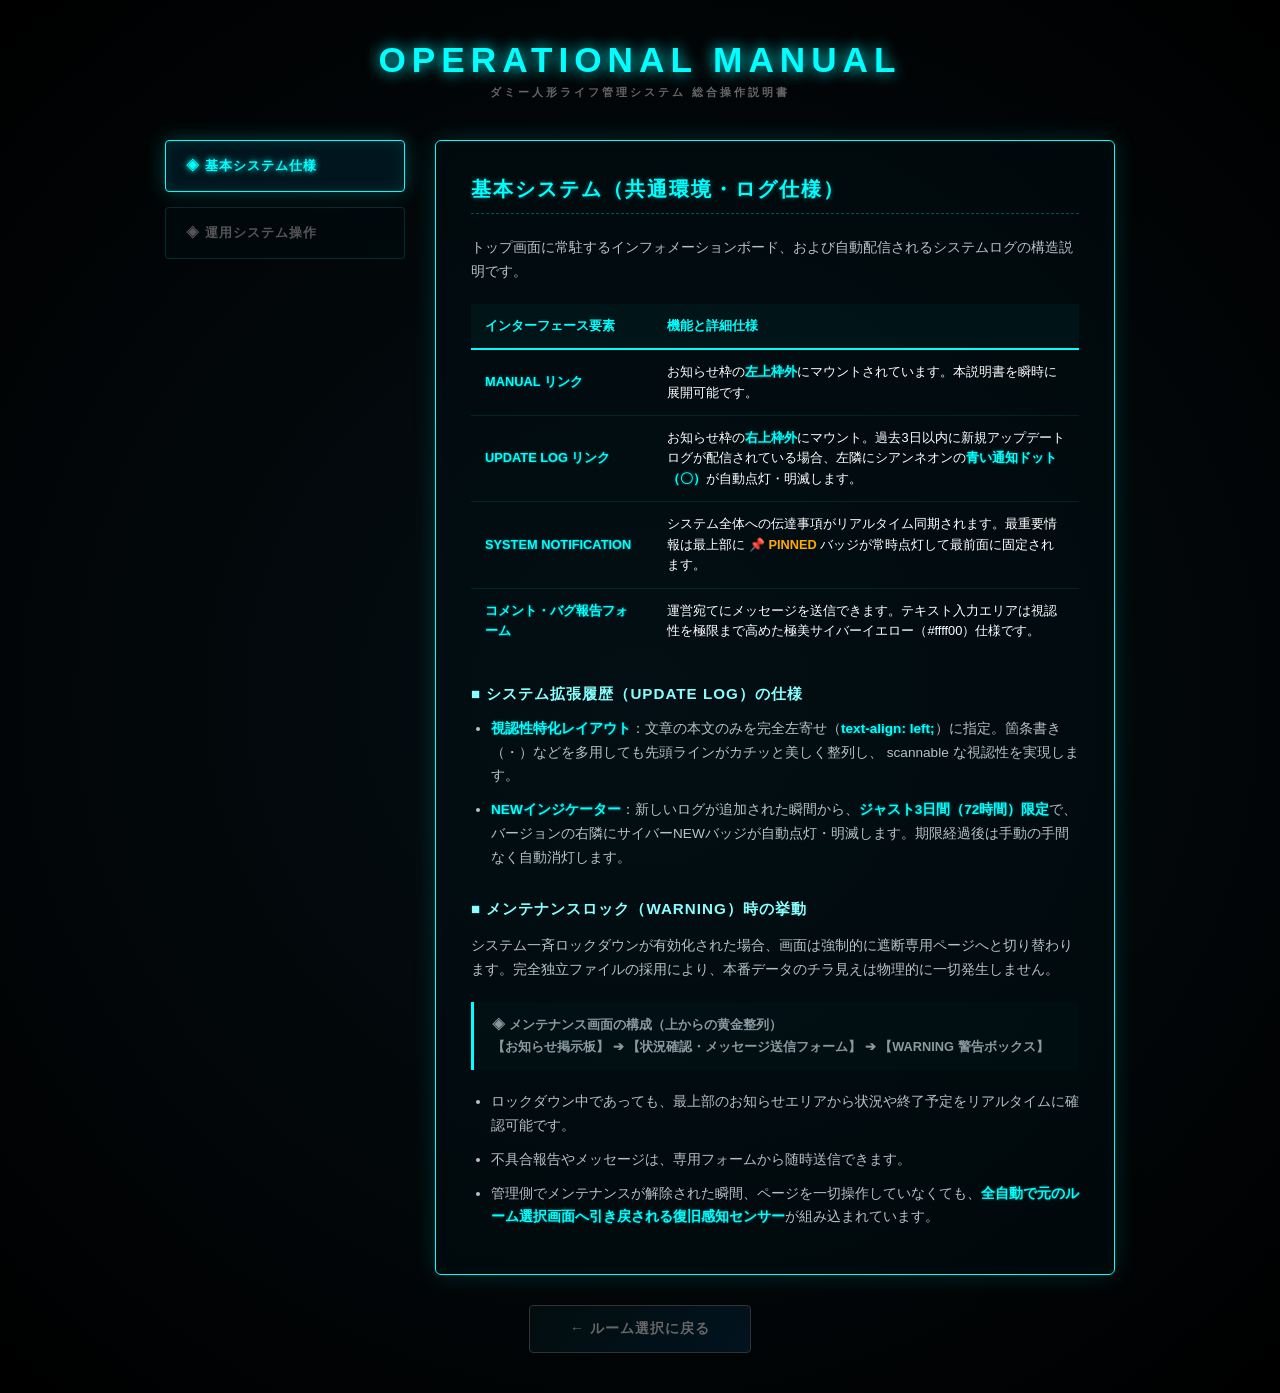
<file: manual.html>
<!DOCTYPE html>
<html lang="ja">
<head>
    <meta charset="UTF-8">
    <meta name="viewport" content="width=device-width, initial-scale=1.0">
    <title>システム操作マニュアル | ひだまりPJ</title>
    <link rel="stylesheet" href="style.css">
    <style>
        html, body {
            background-color: #000000;
            background: radial-gradient(circle at center, #050f14 0%, #000000 100%);
            margin: 0; padding: 0; color: white; font-family: 'Verdana', sans-serif; overflow-x: hidden;
            transition: background 0.5s ease;
        }
        .container { max-width: 950px; margin: 0 auto; padding: 40px 20px; text-align: center; }
        
        .title-logo { font-size: 2.2rem; color: #00ffff; text-shadow: 0 0 15px #00ffff; font-weight: bold; letter-spacing: 6px; margin-bottom: 5px; }
        .title-sub { font-size: 11px; color: #666; letter-spacing: 3px; margin-bottom: 40px; text-transform: uppercase; font-weight: bold; }

        /* 左右分割スプリットレイアウト */
        .manual-layout {
            display: flex; gap: 30px; text-align: left; margin-bottom: 30px; box-sizing: border-box; align-items: flex-start;
        }

        /* 左側：サイドバーメニュー */
        .tab-sidebar { width: 240px; display: flex; flex-direction: column; gap: 15px; flex-shrink: 0; }
        
        .tab-button {
            background: rgba(0, 10, 15, 0.7); border: 1px solid rgba(0, 255, 255, 0.15);
            color: #555; padding: 16px 20px; font-size: 13px; font-weight: bold; text-align: left;
            border-radius: 4px; cursor: pointer; transition: all 0.3s cubic-bezier(0.4, 0, 0.2, 1); letter-spacing: 1px;
            box-shadow: inset 0 0 10px rgba(0, 255, 255, 0.01); outline: none; position: relative;
        }
        
        /* シアン（基本）ボタンのホバー・アクティブ */
        .tab-button.btn-basic:hover { border-color: rgba(0, 255, 255, 0.6); color: #00ffff; text-shadow: 0 0 4px #00ffff; }
        .tab-button.btn-basic.active {
            border-color: #00ffff; color: #00ffff; background: rgba(0, 25, 35, 0.8);
            box-shadow: 0 0 20px rgba(0, 255, 255, 0.25), inset 0 0 15px rgba(0, 255, 255, 0.1);
            text-shadow: 0 0 6px #00ffff;
        }

        /* レッド（運用）ボタンのホバー・アクティブ */
        .tab-button.btn-operation:hover { border-color: rgba(255, 51, 51, 0.6); color: #ff3333; text-shadow: 0 0 4px #ff3333; }
        .tab-button.btn-operation.active {
            border-color: #ff3333; color: #ff3333; background: rgba(35, 5, 5, 0.8);
            box-shadow: 0 0 20px rgba(255, 51, 51, 0.25), inset 0 0 15px rgba(255, 51, 51, 0.1);
            text-shadow: 0 0 6px #ff3333;
        }

        /* 右側：可変ハイブリッド・ネオンパネル */
        .manual-panel {
            flex: 1; border-radius: 6px; padding: 35px; box-sizing: border-box; min-height: 520px;
            transition: all 0.5s cubic-bezier(0.4, 0, 0.2, 1);
        }
        /* 基本選択時（シアン） */
        .manual-panel.theme-basic {
            background: rgba(0, 15, 20, 0.4); border: 1px solid #00ffff;
            box-shadow: 0 0 25px rgba(0, 255, 255, 0.15), inset 0 0 20px rgba(0, 255, 255, 0.03);
        }
        /* 運用選択時（ルビーレッド） */
        .manual-panel.theme-operation {
            background: rgba(20, 0, 5, 0.4); border: 1px solid #ff3333;
            box-shadow: 0 0 25px rgba(255, 51, 51, 0.15), inset 0 0 20px rgba(255, 51, 51, 0.03);
        }

        /* 連動表示アニメーション */
        .tab-content { display: none; }
        .tab-content.active { display: block; animation: panel-fade 0.4s cubic-bezier(0.4, 0, 0.2, 1) forwards; }
        @keyframes panel-fade { from { opacity: 0; transform: translateY(8px); } to { opacity: 1; transform: translateY(0); } }

        /* 見出し・装飾 */
        h2 { font-size: 1.25rem; letter-spacing: 2px; padding-bottom: 10px; margin-top: 0; margin-bottom: 22px; font-weight: bold; }
        .theme-basic h2 { color: #00ffff; border-bottom: 1px dashed rgba(0, 255, 255, 0.3); text-shadow: 0 0 5px rgba(0, 255, 255, 0.4); }
        .theme-operation h2 { color: #ff3333; border-bottom: 1px dashed rgba(255, 51, 51, 0.3); text-shadow: 0 0 5px rgba(255, 51, 51, 0.4); }

        h3 { font-size: 0.95rem; letter-spacing: 1px; margin-top: 30px; margin-bottom: 12px; display: flex; align-items: center; gap: 8px; font-weight: bold; }
        .theme-basic h3 { color: #88ffff; }
        .theme-operation h3 { color: #ff9999; }

        p, li { color: #b5c2c7; font-size: 0.85rem; line-height: 1.75; }
        ul, ol { margin: 10px 0; padding-left: 20px; }
        li { margin-bottom: 10px; }

        /* サイバーデータグリッドテーブル */
        table { width: 100%; border-collapse: collapse; margin: 20px 0; font-size: 0.8rem; text-align: left; }
        th, td { padding: 12px 14px; border-bottom: 1px solid rgba(255, 255, 255, 0.08); line-height: 1.6; }
        
        .theme-basic th { color: #00ffff; background: rgba(0, 255, 255, 0.04); border-bottom: 2px solid #00ffff; }
        .theme-basic td { border-bottom: 1px solid rgba(0, 255, 255, 0.1); }
        
        .theme-operation th { color: #ff3333; background: rgba(255, 51, 51, 0.04); border-bottom: 2px solid #ff3333; }
        .theme-operation td { border-bottom: 1px solid rgba(255, 51, 51, 0.1); }
        
        tr:last-child td { border-bottom: none !important; }

        /* テキストカラー変数 */
        .color-cyan { color: #00ffff; font-weight: bold; text-shadow: 0 0 3px rgba(0, 255, 255, 0.4); }
        .color-red { color: #ff3333; font-weight: bold; text-shadow: 0 0 3px rgba(255, 51, 51, 0.4); }
        .color-orange { color: #ffaa00; font-weight: bold; }

        /* コンテキストエリア */
        blockquote { margin: 20px 0; padding: 12px 18px; border-radius: 0 4px 4px 0; box-sizing: border-box; }
        .theme-basic blockquote { background: rgba(0, 255, 255, 0.02); border-left: 3px solid #00ffff; }
        .theme-operation blockquote { background: rgba(255, 51, 51, 0.02); border-left: 3px solid #ff3333; }
        blockquote p { margin: 0; font-size: 0.8rem; color: #8899a0; font-weight: bold; }

        /* 各種バッジ */
        .mode-tag { padding: 3px 8px; border-radius: 3px; font-size: 10px; font-weight: bold; color: #fff; display: inline-block; margin-right: 6px; letter-spacing: 1px; }
        .tag-judge { background: #ff4b2b; box-shadow: 0 0 8px rgba(255,75,43,0.4); }
        .tag-player { background: #a8e063; box-shadow: 0 0 8px rgba(168,224,99,0.4); color: #05141a; }
        .tag-spectator { background: #00ffff; box-shadow: 0 0 8px rgba(0,255,255,0.4); color: #05141a; }

        /* 戻るボタン */
        .btn-wrapper { margin-top: 10px; }
        .btn-back {
            background: linear-gradient(135deg, rgba(0, 255, 255, 0.03) 0%, rgba(0, 150, 255, 0.1) 100%);
            color: #666; border: 1px solid #333; padding: 14px 40px; font-size: 14px; font-weight: bold;
            cursor: pointer; border-radius: 4px; transition: 0.2s; text-decoration: none; display: inline-block; letter-spacing: 1px;
        }
        .btn-back:hover { border-color: #00ffff; color: #00ffff; box-shadow: 0 0 15px #00ffff; text-shadow: 0 0 4px #00ffff; }

        /* レレスポンシブ変調 */
        @media (max-width: 768px) {
            .manual-layout { flex-direction: column; gap: 20px; }
            .tab-sidebar { width: 100%; flex-direction: row; }
            .tab-button { flex: 1; text-align: center; font-size: 11px; padding: 12px; }
        }
    </style>
</head>
<body>

    <div class="container">
        <div class="title-logo">OPERATIONAL MANUAL</div>
        <div class="title-sub">ダミー人形ライフ管理システム 総合操作説明書</div>

        <div class="manual-layout">
            
            <div class="tab-sidebar">
                <button class="tab-button btn-basic active" onclick="switchTab('basic-system', 'basic')">◈ 基本システム仕様</button>
                <button class="tab-button btn-operation" onclick="switchTab('operation-system', 'operation')">◈ 運用システム操作</button>
            </div>

            <div class="manual-panel theme-basic" id="display-panel">
                
                <div id="basic-system" class="tab-content active">
                    <h2>基本システム（共通環境・ログ仕様）</h2>
                    <p>トップ画面に常駐するインフォメーションボード、および自動配信されるシステムログの構造説明です。</p>
                    
                    <table>
                        <thead>
                            <tr>
                                <th style="width: 30%;">インターフェース要素</th>
                                <th style="width: 70%;">機能と詳細仕様</th>
                            </tr>
                        </thead>
                        <tbody>
                            <tr>
                                <td class="color-cyan">MANUAL リンク</td>
                                <td>お知らせ枠の<span class="color-cyan">左上枠外</span>にマウントされています。本説明書を瞬時に展開可能です。</td>
                            </tr>
                            <tr>
                                <td class="color-cyan">UPDATE LOG リンク</td>
                                <td>お知らせ枠の<span class="color-cyan">右上枠外</span>にマウント。過去3日以内に新規アップデートログが配信されている場合、左隣にシアンネオンの<span class="color-cyan">青い通知ドット（〇）</span>が自動点灯・明滅します。</td>
                            </tr>
                            <tr>
                                <td class="color-cyan">SYSTEM NOTIFICATION</td>
                                <td>システム全体への伝達事項がリアルタイム同期されます。最重要情報は最上部に <span class="color-orange">📌 PINNED</span> バッジが常時点灯して最前面に固定されます。</td>
                            </tr>
                            <tr>
                                <td class="color-cyan">コメント・バグ報告フォーム</td>
                                <td>運営宛てにメッセージを送信できます。テキスト入力エリアは視認性を極限まで高めた極美サイバーイエロー（#ffff00）仕様です。</td>
                            </tr>
                        </tbody>
                    </table>

                    <h3>■ システム拡張履歴（UPDATE LOG）の仕様</h3>
                    <ul>
                        <li><span class="color-cyan">視認性特化レイアウト</span>：文章の本文のみを完全左寄せ（<span class="color-cyan">text-align: left;</span>）に指定。箇条書き（・）などを多用しても先頭ラインがカチッと美しく整列し、 scannable な視認性を実現します。</li>
                        <li><span class="color-cyan">NEWインジケーター</span>：新しいログが追加された瞬間から、<span class="color-cyan">ジャスト3日間（72時間）限定</span>で、バージョンの右隣にサイバーNEWバッジが自動点灯・明滅します。期限経過後は手動の手間なく自動消灯します。</li>
                    </ul>

                    <h3>■ メンテナンスロック（WARNING）時の挙動</h3>
                    <p>システム一斉ロックダウンが有効化された場合、画面は強制的に遮断専用ページへと切り替わります。完全独立ファイルの採用により、本番データのチラ見えは物理的に一切発生しません。</p>
                    <blockquote>
                        <p>◈ メンテナンス画面の構成（上からの黄金整列）</p>
                        <p>【お知らせ掲示板】 ➔ 【状況確認・メッセージ送信フォーム】 ➔ 【WARNING 警告ボックス】</p>
                    </blockquote>
                    <ul>
                        <li>ロックダウン中であっても、最上部のお知らせエリアから状況や終了予定をリアルタイムに確認可能です。</li>
                        <li>不具合報告やメッセージは、専用フォームから随時送信できます。</li>
                        <li>管理側でメンテナンスが解除された瞬間、ページを一切操作していなくても、<span class="color-cyan">全自動で元のルーム選択画面へ引き戻される復旧感知センサー</span>が組み込まれています。</li>
                    </ul>
                </div>

                <div id="operation-system" class="tab-content">
                    <h2>運用システム（ルーム選択・各モード操作）</h2>
                    <p>各トレーニングルームへのエントリー手順、および入室後の役割に応じた端末操作の解説です。</p>
                    
                    <h3>■ ルーム選択と入室プロトコル</h3>
                    <ol>
                        <li><span class="color-red">ルームの状況確認</span>：ROOM 01〜10 の中から空いている部屋（グリーンの <span class="color-red">● EMPTY</span> 表示）を選択してクリックします。すでに使用中の部屋は赤く脈動し <span class="color-red">● IN USE</span> と表示されます。</li>
                        <li><span class="color-red">アクセスモードの選択</span>：ルームをクリックすると専用ポップアップウィンドウが展開されます。ご自身の役割に応じて以下の3つのモードからいずれかを選択して起動してください。</li>
                    </ol>

                    <h3>■ 各モードの操作仕様</h3>
                    
                    <ul>
                        <li>
                            <span class="mode-tag tag-judge">◈ JUDGE MODE</span> <span class="color-red">審判・管理者画面</span>
                            <p style="margin: 4px 0 10px 0; font-size: 13px; color: #eee;">該当ルームのダミー人形のステータス変更、およびタイムライン管理を行う最高同期コントロール権限を持ちます。</p>
                            <ol style="margin-bottom: 20px;">
                                <li><span class="color-red">ライフ（HP）の同期制御</span>：スライダーまたは増減コマンドを使用し、ダミー人形の残りライフをリアルタイムに変更します。操作した数値は、選手・観客全員の端末に100%即時同期されます。</li>
                                <li><span class="color-red">タイマーマネジメント</span>：中央タイマーの【スタート / ストップ / リセット】を制御します。カウントダウンの挙動もリアルタイムに全同期されます。</li>
                                <li><span class="color-red">ルームの初期化・退出</span>：終了時は、必ずルームのオンラインシグナルをリセットしてから退出してください（リセットすることで、トップページの表示が再び EMPTY に戻ります）。</li>
                            </ol>
                        </li>
                        <li>
                            <span class="mode-tag tag-player">◈ PLAYER MODE</span> <span class="color-red">選手画面</span>
                            <p style="margin: 4px 0 10px 0; font-size: 13px; color: #eee;">トレーニングや競技に直結する自身のステータス、および時間経過を高精度で追跡するモニタリングノードです。</p>
                            <ol style="margin-bottom: 20px;">
                                <li><span class="color-red">リアルタイムHPゲージ監視</span>：審判が操作したライフの変動データが、なめらかなバーエフェクトを伴って画面に即時描写されます。自身の残存率をミリ秒単位で確認可能です。</li>
                                <li><span class="color-red">同期カウントダウン確認</span>：中央タイマーと完全同期した残り時間が目の前に描画されます。審判側でタイマーが停止した際は、選手側のカウントもその瞬間にジャストで停止します。</li>
                            </ol>
                        </li>
                        <li>
                            <span class="mode-tag tag-spectator">◈ SPECTATOR MODE</span> <span class="color-red">観客画面</span>
                            <p style="margin: 4px 0 4px 0; font-size: 13px; color: #eee;">トレーニングエリアの状況を俯瞰し、データの変更を一切行わずに高精度監視する純粋なライブモニターノードです。</p>
                            <ol>
                                <li><span class="color-red">全ステータスのパッシブ同期</span>：審判がコントロールするライフ値、および駆動しているタイマーの数値を1ミリの遅延もなく受信し、大型ディスプレイや個人端末へ美しくシネマティックに描写し続けます。</li>
                            </ol>
                        </li>
                    </ul>
                </div>

            </div>
        </div>

        <div class="btn-wrapper">
            <a href="index.html" class="btn-back">← ルーム選択に戻る</a>
        </div>
    </div>

    <script>
        function switchTab(tabId, theme) {
            const contents = document.querySelectorAll('.tab-content');
            const buttons = document.querySelectorAll('.tab-button');
            const panel = document.getElementById('display-panel');
            
            contents.forEach(content => content.classList.remove('active'));
            buttons.forEach(button => button.classList.remove('active'));
            
            document.getElementById(tabId).classList.add('active');
            
            const clickedButton = Array.from(buttons).find(btn => btn.getAttribute('onclick').includes(tabId));
            if (clickedButton) clickedButton.classList.add('active');

            if (panel) {
                panel.className = 'manual-panel theme-' + theme;
            }
        }
    </script>
</body>
</html>
</file>
<file: style.css>
:root {
    --bg-blue: #87ceeb;
    --bar-bg: rgba(0, 0, 0, 0.4);
    --hp-green: #7cfc00;
    --hp-yellow: #ffff00;
    --hp-red: #ff0000;
}

body {
    background-color: var(--bg-blue);
    font-family: 'Verdana', sans-serif;
    margin: 0;
    display: flex;
    justify-content: center;
    color: white;
}

.container {
    width: 100%;
    max-width: 450px;
    padding: 20px;
}

/* SAO風ユニットカード */
.dummy-card {
    position: relative;
    width: 100%;
    margin-bottom: 30px;
    filter: drop-shadow(3px 3px 2px rgba(0,0,0,0.3));
}

.name-label {
    background: #bbb;
    color: #333;
    padding: 2px 15px;
    font-size: 14px;
    font-weight: bold;
    width: fit-content;
    clip-path: polygon(0% 0%, 100% 0%, 85% 100%, 0% 100%);
    position: absolute;
    top: -5px;
    z-index: 2;
}

.gauge-container {
    background: var(--bar-bg);
    height: 35px;
    width: 100%;
    clip-path: polygon(0% 0%, 100% 0%, 98% 45%, 100% 45%, 100% 100%, 50% 100%, 48% 80%, 0% 80%);
    padding-top: 6px;
    box-sizing: border-box;
}

.gauge-fill {
    height: 18px;
    margin-left: 6px;
    width: 94%;
    background: var(--hp-green);
    clip-path: polygon(0% 0%, 100% 0%, 98% 100%, 0% 100%);
    transition: width 0.3s ease, background-color 0.5s;
}

.hp-values {
    position: absolute;
    right: 10px;
    bottom: -2px;
    font-size: 12px;
    font-weight: bold;
    text-shadow: 1px 1px 2px black;
}

/* 審判用コントロールUI */
.config-panel {
    background: rgba(0,0,0,0.5);
    padding: 15px;
    border-radius: 10px;
    margin-bottom: 20px;
}

.btn-main {
    width: 100%;
    padding: 12px;
    border: none;
    border-radius: 5px;
    font-weight: bold;
    cursor: pointer;
    color: white;
}

.btn-group {
    margin-top: 25px;
    display: flex;
    gap: 5px;
}

.btn-group button {
    flex: 1;
    padding: 8px 5px;
    font-size: 11px;
    cursor: pointer;
    background: rgba(255,255,255,0.2);
    border: 1px solid white;
    color: white;
    border-radius: 4px;
}

/* プレイヤー用タイマーUI */
.timer-section {
    text-align: center;
    margin: 20px 0 40px 0;
    padding: 20px;
    background: rgba(0, 0, 0, 0.4);
    border-radius: 20px;
    border: 1px solid rgba(255, 255, 255, 0.1);
}

#countdown-display {
    font-size: 90px;
    font-family: 'Courier New', Courier, monospace;
    font-weight: bold;
    line-height: 1;
    text-shadow: 0 0 20px rgba(124, 252, 0, 0.5);
}
</file>
